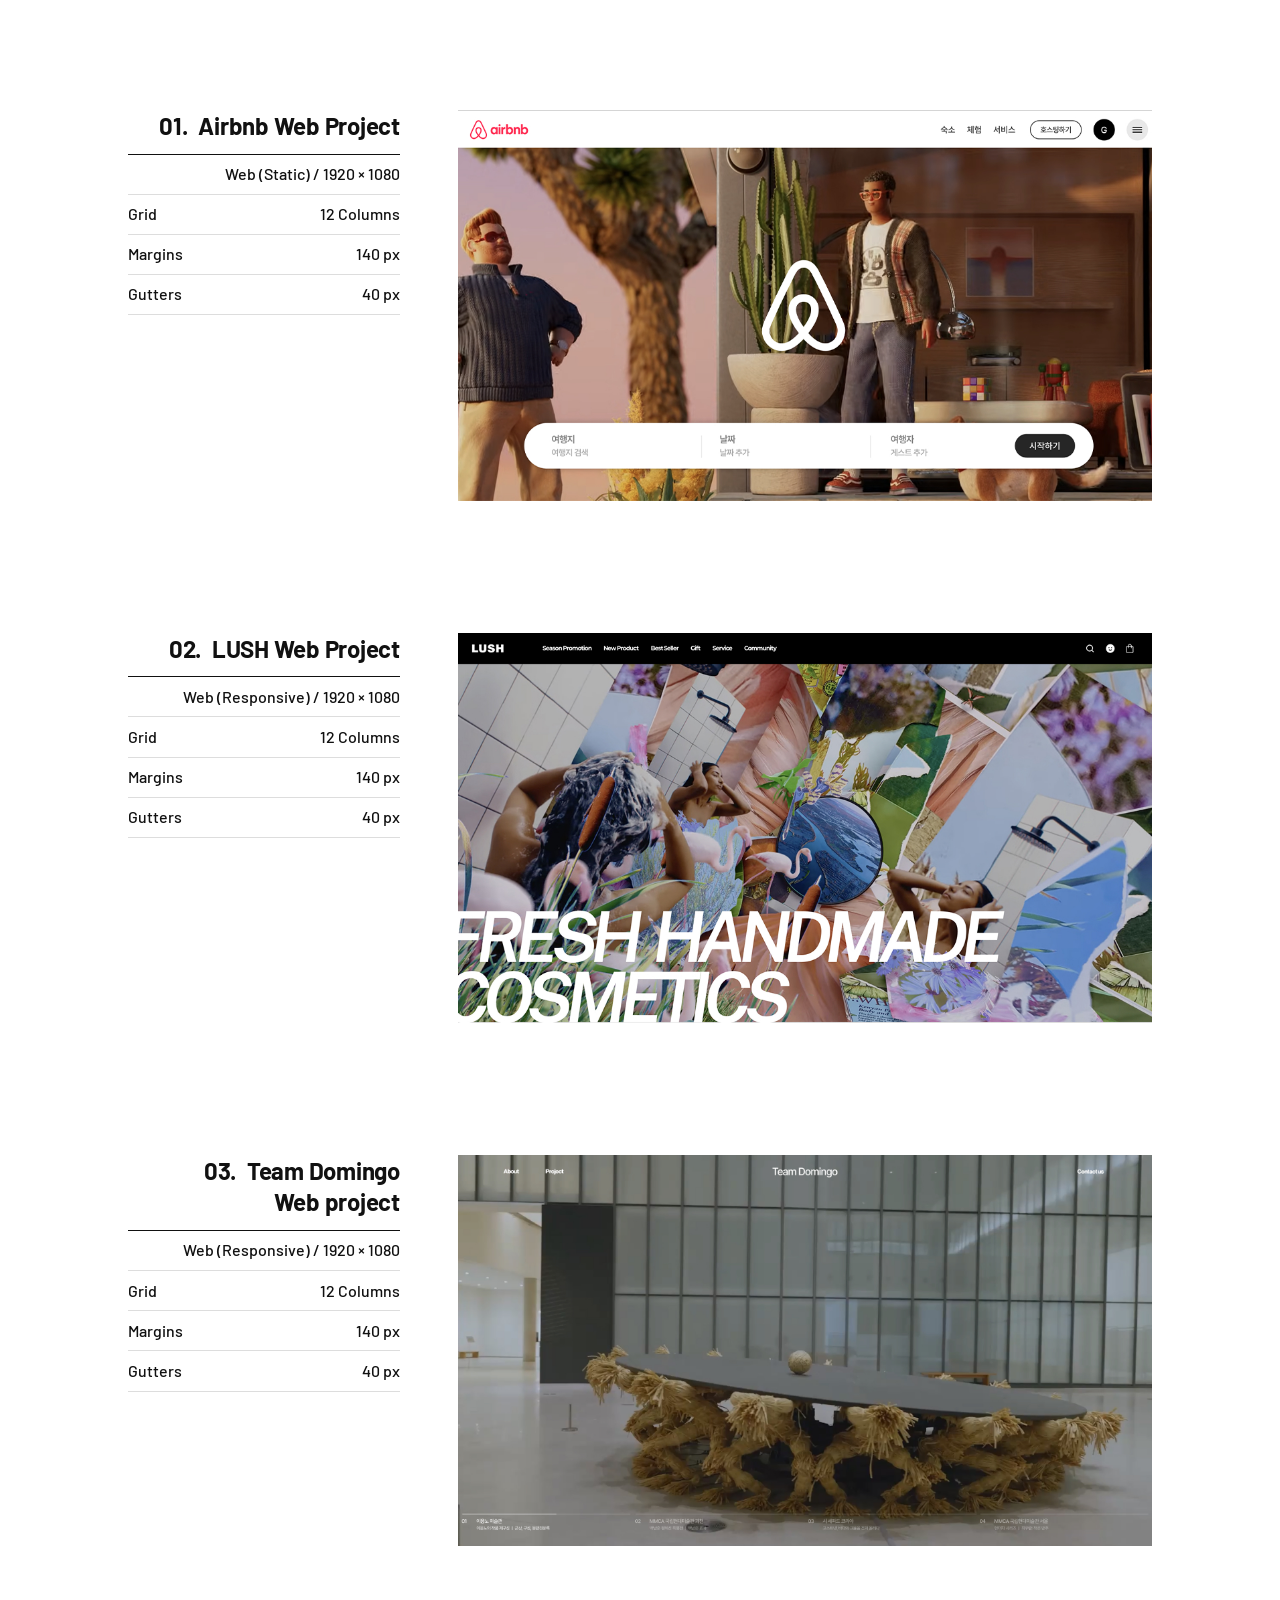
<file: website-section.html>
<!DOCTYPE html>
<html lang="ko">
<head>
  <meta charset="UTF-8" />
  <meta name="viewport" content="width=device-width, initial-scale=1.0" />
  <title>Website Section</title>
  <link href="https://fonts.googleapis.com/css2?family=Barlow:wght@300;400;700&display=swap" rel="stylesheet" />
  <link rel="stylesheet" href="style.css">
  <style>

    /* ══════════════════════════════════
       RESET & BASE
    ══════════════════════════════════ */
    *, *::before, *::after { margin: 0; padding: 0; box-sizing: border-box; }

    body {
      background: #fff;
      font-family: 'Paperlozy', 'Barlow', sans-serif;
      color: #111;
    }


    /* ══════════════════════════════════
       WEBSITE SECTION 전체 래퍼
       320px → 1920px 전 구간 clamp 대응
    ══════════════════════════════════ */
    #website {
      width: 100%;
      /*
        padding-top/bottom : 80px(320) → 300px(1920)
        padding-left/right : 20px(320) → 200px(1920)

        공식: clamp(min, preferred, max)
        preferred = min + (max - min) * (100vw - 320px) / (1920px - 320px)
        → 단순화: clamp(80px, calc(3.125vw + 70px), 300px)   (세로)
                  clamp(20px, calc(11.25vw - 16px), 200px)   (가로)
      */
      padding:
        clamp(80px,  calc(3.125vw + 70px),  300px)   /* top/bottom */
        clamp(20px,  calc(11.25vw - 16px),  200px);  /* left/right */
    }

    /* ══════════════════════════════════
       개별 프로젝트 블록
    ══════════════════════════════════ */
    .project-item {
      display: grid;
      /*
        info 열 너비: 200px(320) → 320px(1920)
        clamp(200px, calc(7.5vw + 176px), 320px)
      */
      grid-template-columns: clamp(200px, calc(7.5vw + 176px), 320px) 1fr;
      /*
        gap: 24px(320) → 80px(1920)
        clamp(24px, calc(3.5vw + 12.8px), 80px)
      */
      gap: 0 clamp(24px, calc(3.5vw + 12.8px), 80px);
      align-items: start;
      /*
        margin-bottom: 60px(320) → 180px(1920)
        clamp(60px, calc(7.5vw + 36px), 180px)
      */
      margin-bottom: clamp(60px, calc(7.5vw + 36px), 180px);
    }
    .project-item:last-child { margin-bottom: 0; }


    /* ══════════════════════════════════
       왼쪽: 텍스트 정보
    ══════════════════════════════════ */
    .project-info {
      padding-top: 0;
      opacity: 0;
      transform: translateY(48px);
      transition: opacity 0.8s ease, transform 0.8s cubic-bezier(0.22, 1, 0.36, 1);
    }
    .project-info.in-view {
      opacity: 1;
      transform: translateY(0);
    }

    /* 제목
       font-size: 18px(320) → 28px(1920)
       clamp(18px, calc(0.625vw + 16px), 28px)
    */
    .project-title {
      font-size: clamp(18px, calc(0.625vw + 16px), 28px);
      font-weight: 700;
      letter-spacing: -0.01em;
      line-height: 1.3;
      padding-bottom: clamp(10px, calc(0.25vw + 9.2px), 14px);
      margin-bottom: 0;
      border-bottom: 1px solid #111;
      text-align: right;
    }
    .proj-num {
      margin-right: 6px;
    }

    /* 메타 테이블 */
    .project-meta {
      width: 100%;
      margin-top: 0;
    }
    .meta-row {
      display: flex;
      justify-content: space-between;
      align-items: baseline;
      /*
        padding: 6px(320) → 10px(1920)
        clamp(6px, calc(0.25vw + 5.2px), 10px)
      */
      padding: clamp(6px, calc(0.25vw + 5.2px), 10px) 0;
      border-bottom: 1px solid #ddd;
      /*
        font-size: 13px(320) → 18px(1920)
        clamp(13px, calc(0.3125vw + 12px), 18px)
      */
      font-size: clamp(13px, calc(0.3125vw + 12px), 18px);
      font-weight: 500;
      line-height: 1.4;
    }
    .meta-row:first-child {
      justify-content: flex-end;
      color: #111;
    }
    .meta-label { color: #111; }
    .meta-value { color: #111; text-align: right; }


    /* ══════════════════════════════════
       오른쪽: 이미지 + 링크
    ══════════════════════════════════ */
    .project-thumb-wrap {
      display: flex;
      flex-direction: column;
      gap: 14px;
      opacity: 0;
      transform: translateY(64px);
      transition:
        opacity   0.85s ease                              0.12s,
        transform 0.85s cubic-bezier(0.22, 1, 0.36, 1)  0.12s;
    }
    .project-thumb-wrap.in-view {
      opacity: 1;
      transform: translateY(0);
    }


    /* ══════════════════════════════════
       이미지 박스 — hover 오버레이 포함
    ══════════════════════════════════ */
    .thumb {
      position: relative;
      width: 100%;
      aspect-ratio: 16 / 9;
      overflow: hidden;
      cursor: pointer;
    }

    .thumb img {
      width: 100%;
      height: 100%;
      object-fit: cover;
      display: block;
      transition: transform 0.5s cubic-bezier(0.22, 1, 0.36, 1);
    }

    .thumb-overlay {
      position: absolute;
      inset: 0;
      background: rgba(0, 0, 0, 0);
      transition: background 0.4s ease;
      display: flex;
      align-items: center;
      justify-content: center;
    }

    /* VIEW MORE 버튼
       font-size : 14px(320) → 20px(1920)
       padding   : 10px 20px(320) → 13px 32px(1920)
    */
    .thumb-btn {
      display: inline-block;
      padding:
        clamp(10px, calc(0.1875vw + 9.4px), 13px)
        clamp(20px, calc(0.75vw + 17.6px),  32px);
      border: 1.5px solid #fff;
      border-radius: 999px;
      color: #fff;
      font-family: 'Paperlozy', 'Barlow', sans-serif;
      font-size: clamp(14px, calc(0.375vw + 12.8px), 20px);
      font-weight: 500;
      letter-spacing: 0.04em;
      text-decoration: none;
      white-space: nowrap;
      opacity: 0;
      transform: translateY(10px) scale(0.96);
      transition:
        opacity   0.35s ease         0.05s,
        transform 0.35s cubic-bezier(0.22, 1, 0.36, 1) 0.05s,
        background 0.2s ease;
    }
    .thumb-btn:hover {
      background: rgba(255, 255, 255, 0.15);
    }

    .thumb:hover img {
      transform: scale(1.04);
    }
    .thumb:hover .thumb-overlay {
      background: rgba(0, 0, 0, 0.45);
    }
    .thumb:hover .thumb-btn {
      opacity: 1;
      transform: translateY(0) scale(1);
    }

    /* 터치 디바이스: hover 대신 항상 오버레이 표시 */
    @media (hover: none) {
      .thumb-overlay {
        background: rgba(0, 0, 0, 0.35);
      }
      .thumb-btn {
        opacity: 1;
        transform: translateY(0) scale(1);
      }
    }


    /* ══════════════════════════════════
       GO-BTN
       font-size : 14px(320) → 20px(1920)
    ══════════════════════════════════ */
    #go-btn {
      display: block;
      position: fixed;
      bottom: clamp(20px, calc(1.25vw + 16px), 40px);
      left: 50%;
      transform: translateX(-50%) translateY(8px);
      padding:
        clamp(10px, calc(0.25vw + 9.2px), 14px)
        clamp(20px, calc(1vw + 16.8px),   36px);
      background: #111;
      color: #fff;
      border-radius: 999px;
      border: 1px solid #fff;
      font-size: clamp(14px, calc(0.375vw + 12.8px), 20px);
      font-weight: 500;
      font-family: 'Paperlozy', 'Barlow', sans-serif;
      letter-spacing: 0.5px;
      text-decoration: none;
      cursor: pointer;
      opacity: 0;
      pointer-events: none;
      transition: opacity 0.5s ease, transform 0.5s ease, background 0.2s;
      z-index: 999;
    }
    #go-btn.visible {
      opacity: 1;
      transform: translateX(-50%) translateY(0);
      pointer-events: auto;
    }
    #go-btn:hover {
      background: #333;
    }


    /* ══════════════════════════════════
       BREAKPOINTS
       clamp 만으로 커버하기 어려운 레이아웃
       구조 변경은 미디어쿼리로 보완
    ══════════════════════════════════ */

    /* 태블릿 ~ 작은 데스크탑 (600px ~ 900px) */
    @media (max-width: 900px) {
      .project-item {
        grid-template-columns: 1fr;
        gap: clamp(20px, 4vw, 40px) 0;
      }
      /* 모바일에서 제목 왼쪽 정렬 */
      .project-title {
        text-align: left;
      }
    }

    /* 모바일 소형 (320px ~ 480px) */
    @media (max-width: 480px) {
      .project-item {
        margin-bottom: clamp(48px, 12vw, 80px);
      }
      /* meta-row 줄 바꿈 허용 */
      .meta-row {
        flex-wrap: wrap;
        gap: 2px 8px;
      }
    }

  </style>
</head>
<body>

  <section id="website">

    <!-- 프로젝트 01 -->
    <div class="project-item" id="airbnb">
      <div class="project-info">
        <h2 class="project-title">
          <span class="proj-num">01.</span> Airbnb Web Project
        </h2>
        <div class="project-meta">
          <div class="meta-row">
            <span class="meta-value">Web (Static) / 1920 × 1080</span>
          </div>
          <div class="meta-row">
            <span class="meta-label">Grid</span>
            <span class="meta-value">12 Columns</span>
          </div>
          <div class="meta-row">
            <span class="meta-label">Margins</span>
            <span class="meta-value">140 px</span>
          </div>
          <div class="meta-row">
            <span class="meta-label">Gutters</span>
            <span class="meta-value">40 px</span>
          </div>
        </div>
      </div>

      <div class="project-thumb-wrap">
        <div class="thumb">
          <img src="./images/airbnb_hero_img 1.png" alt="Airbnb Website Project" />
          <div class="thumb-overlay">
            <a href="#" class="thumb-btn" target="_blank">VIEW MORE</a>
          </div>
        </div>
      </div>
    </div>


    <!-- 프로젝트 02 -->
    <div class="project-item" id="lush">
      <div class="project-info">
        <h2 class="project-title">
          <span class="proj-num">02.</span> LUSH Web Project
        </h2>
        <div class="project-meta">
          <div class="meta-row">
            <span class="meta-value">Web (Responsive) / 1920 × 1080</span>
          </div>
          <div class="meta-row">
            <span class="meta-label">Grid</span>
            <span class="meta-value">12 Columns</span>
          </div>
          <div class="meta-row">
            <span class="meta-label">Margins</span>
            <span class="meta-value">140 px</span>
          </div>
          <div class="meta-row">
            <span class="meta-label">Gutters</span>
            <span class="meta-value">40 px</span>
          </div>
        </div>
      </div>

      <div class="project-thumb-wrap">
        <div class="thumb">
          <img src="./images/lush_hero_img 1.jpg" alt="LUSH Website Project" />
          <div class="thumb-overlay">
            <a href="#" class="thumb-btn" target="_blank">VIEW MORE</a>
          </div>
        </div>
      </div>
    </div>


    <!-- 프로젝트 03 -->
    <div class="project-item" id="domingo">
      <div class="project-info">
        <h2 class="project-title">
          <span class="proj-num">03.</span> Team Domingo<br> Web project
        </h2>
        <div class="project-meta">
          <div class="meta-row">
            <span class="meta-value">Web (Responsive) / 1920 × 1080</span>
          </div>
          <div class="meta-row">
            <span class="meta-label">Grid</span>
            <span class="meta-value">12 Columns</span>
          </div>
          <div class="meta-row">
            <span class="meta-label">Margins</span>
            <span class="meta-value">140 px</span>
          </div>
          <div class="meta-row">
            <span class="meta-label">Gutters</span>
            <span class="meta-value">40 px</span>
          </div>
        </div>
      </div>

      <div class="project-thumb-wrap">
        <div class="thumb">
          <img src="./images/teamdomingo_img.jpg" alt="Team Domingo Website Project" />
          <div class="thumb-overlay">
            <a href="#" class="thumb-btn" target="_blank">VIEW MORE</a>
          </div>
        </div>
      </div>
    </div>


    <!-- 프로젝트 추가 시 아래 블록을 복사하세요 -->
    <!--
    <div class="project-item">
      <div class="project-info">
        <h2 class="project-title"><span class="proj-num">04.</span> 프로젝트명</h2>
        <div class="project-meta">
          <div class="meta-row"><span class="meta-value">Web / 1920 × 1080</span></div>
          <div class="meta-row"><span class="meta-label">Grid</span><span class="meta-value">12 Columns</span></div>
          <div class="meta-row"><span class="meta-label">Margins</span><span class="meta-value">140 px</span></div>
          <div class="meta-row"><span class="meta-label">Gutters</span><span class="meta-value">40 px</span></div>
        </div>
      </div>
      <div class="project-thumb-wrap">
        <div class="thumb">
          <img src="이미지경로.jpg" alt="프로젝트명" />
          <div class="thumb-overlay">
            <a href="#" class="thumb-btn" target="_blank">VIEW MORE</a>
          </div>
        </div>
      </div>
    </div>
    -->

  </section>

  <a id="go-btn" href="index.html">BACK</a>


  <script>
    /* 1) 스크롤 Reveal */
    (function () {
      const revealEls = document.querySelectorAll('.project-info, .project-thumb-wrap');
      if (!revealEls.length) return;

      const observer = new IntersectionObserver(function (entries) {
        entries.forEach(function (entry) {
          if (entry.isIntersecting) {
            entry.target.classList.add('in-view');
            observer.unobserve(entry.target);
          }
        });
      }, { threshold: 0.12, rootMargin: '0px 0px -40px 0px' });

      revealEls.forEach(function (el) { observer.observe(el); });
    })();


    /* 2) GO-BTN — 마지막 프로젝트 진입 시 표시 */
    (function () {
      const btn    = document.getElementById('go-btn');
      const items  = document.querySelectorAll('.project-item');
      const target = items[items.length - 1];

      if (!btn || !target) return;

      const btnObserver = new IntersectionObserver(function (entries) {
        entries.forEach(function (entry) {
          btn.classList.toggle('visible', entry.isIntersecting);
        });
      }, { threshold: 0.3 });

      btnObserver.observe(target);
    })();
  </script>

</body>
</html>
</file>
<file: style.css>
/* fonts_ 페이퍼로지*/
@font-face {
    font-family: 'Paperozi';
    src: url('https://cdn.jsdelivr.net/gh/projectnoonnu/2408-3@1.0/Paperlogy-1Thin.woff2') format('woff2');
    font-weight: 100;
    font-display: swap;
}

@font-face {
    font-family: 'Paperozi';
    src: url('https://cdn.jsdelivr.net/gh/projectnoonnu/2408-3@1.0/Paperlogy-2ExtraLight.woff2') format('woff2');
    font-weight: 200;
    font-display: swap;
}

@font-face {
    font-family: 'Paperozi';
    src: url('https://cdn.jsdelivr.net/gh/projectnoonnu/2408-3@1.0/Paperlogy-3Light.woff2') format('woff2');
    font-weight: 300;
    font-display: swap;
}

@font-face {
    font-family: 'Paperozi';
    src: url('https://cdn.jsdelivr.net/gh/projectnoonnu/2408-3@1.0/Paperlogy-4Regular.woff2') format('woff2');
    font-weight: 400;
    font-display: swap;
}

@font-face {
    font-family: 'Paperozi';
    src: url('https://cdn.jsdelivr.net/gh/projectnoonnu/2408-3@1.0/Paperlogy-5Medium.woff2') format('woff2');
    font-weight: 500;
    font-display: swap;
}

@font-face {
    font-family: 'Paperozi';
    src: url('https://cdn.jsdelivr.net/gh/projectnoonnu/2408-3@1.0/Paperlogy-6SemiBold.woff2') format('woff2');
    font-weight: 600;
    font-display: swap;
}

@font-face {
    font-family: 'Paperozi';
    src: url('https://cdn.jsdelivr.net/gh/projectnoonnu/2408-3@1.0/Paperlogy-7Bold.woff2') format('woff2');
    font-weight: 700;
    font-display: swap;
}

@font-face {
    font-family: 'Paperozi';
    src: url('https://cdn.jsdelivr.net/gh/projectnoonnu/2408-3@1.0/Paperlogy-8ExtraBold.woff2') format('woff2');
    font-weight: 800;
    font-display: swap;
}

@font-face {
    font-family: 'Paperozi';
    src: url('https://cdn.jsdelivr.net/gh/projectnoonnu/2408-3@1.0/Paperlogy-9Black.woff2') format('woff2');
    font-weight: 900;
    font-display: swap;
}
</file>
